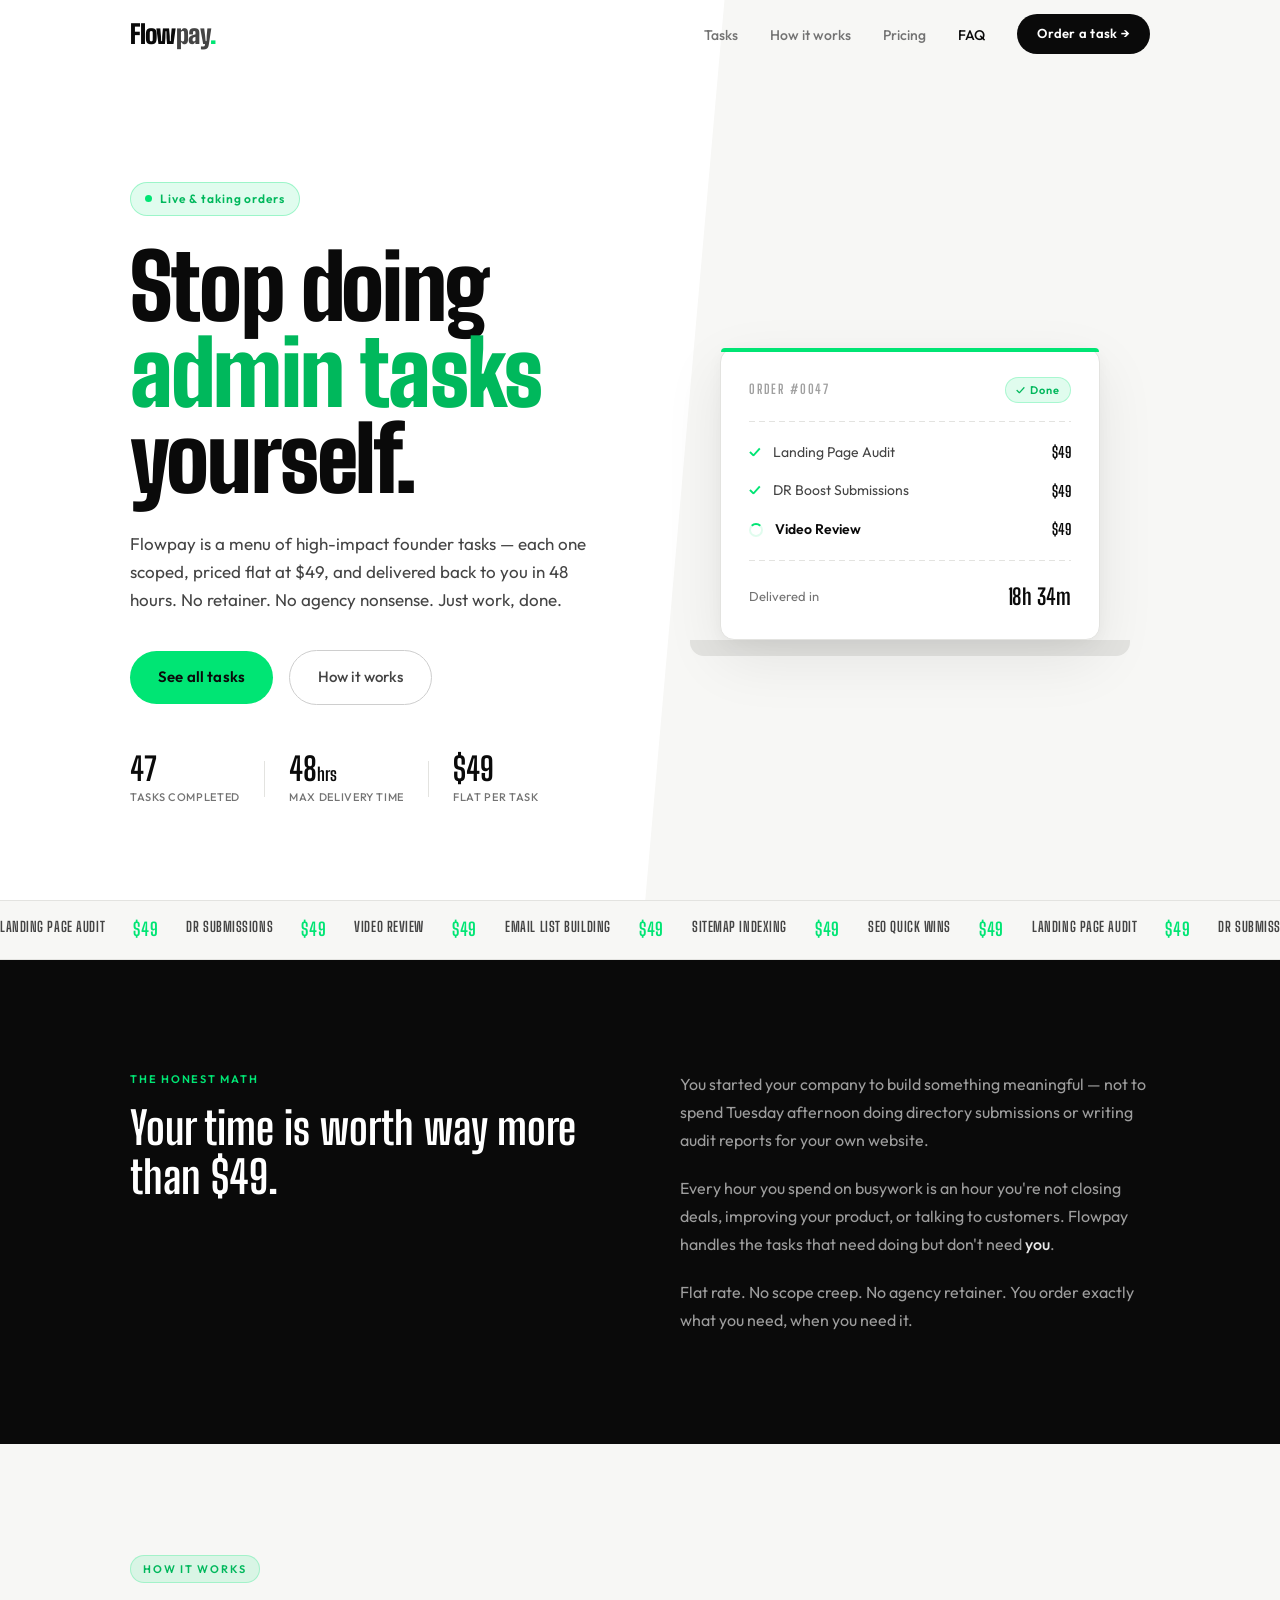
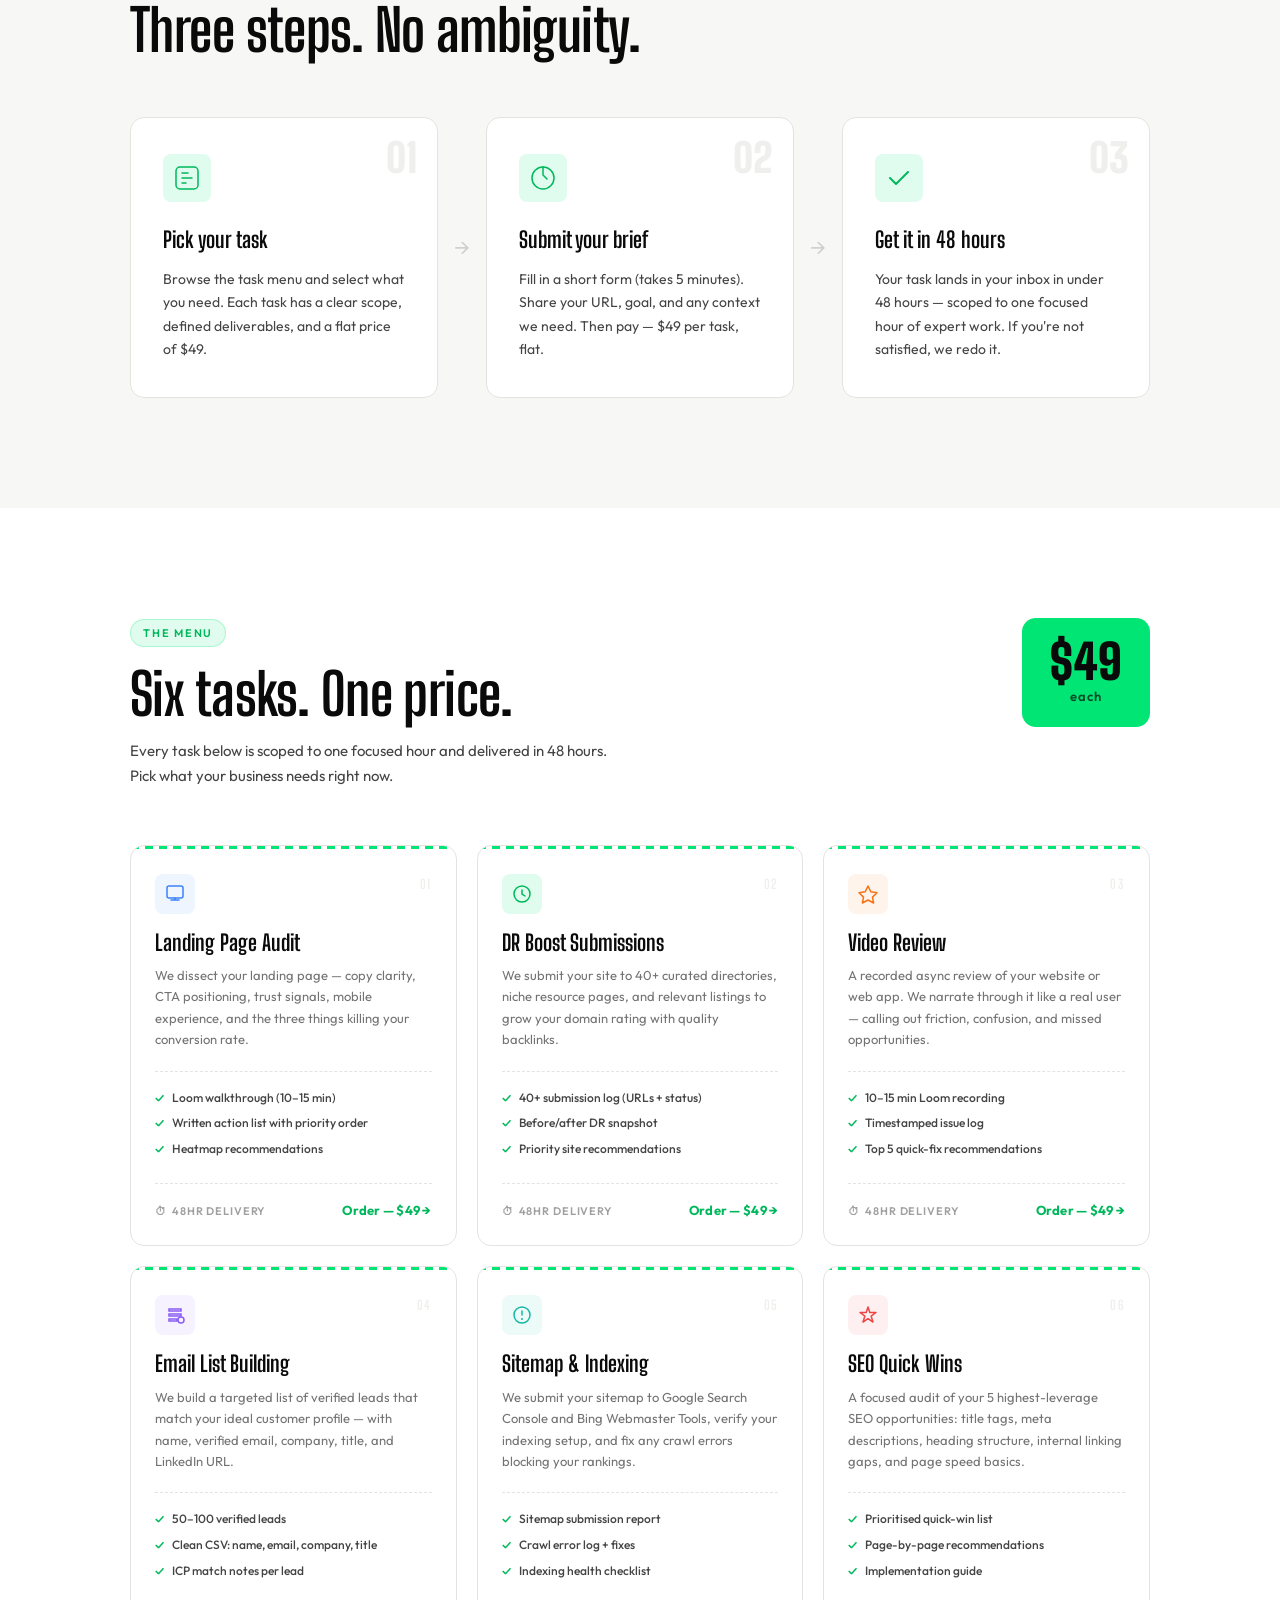
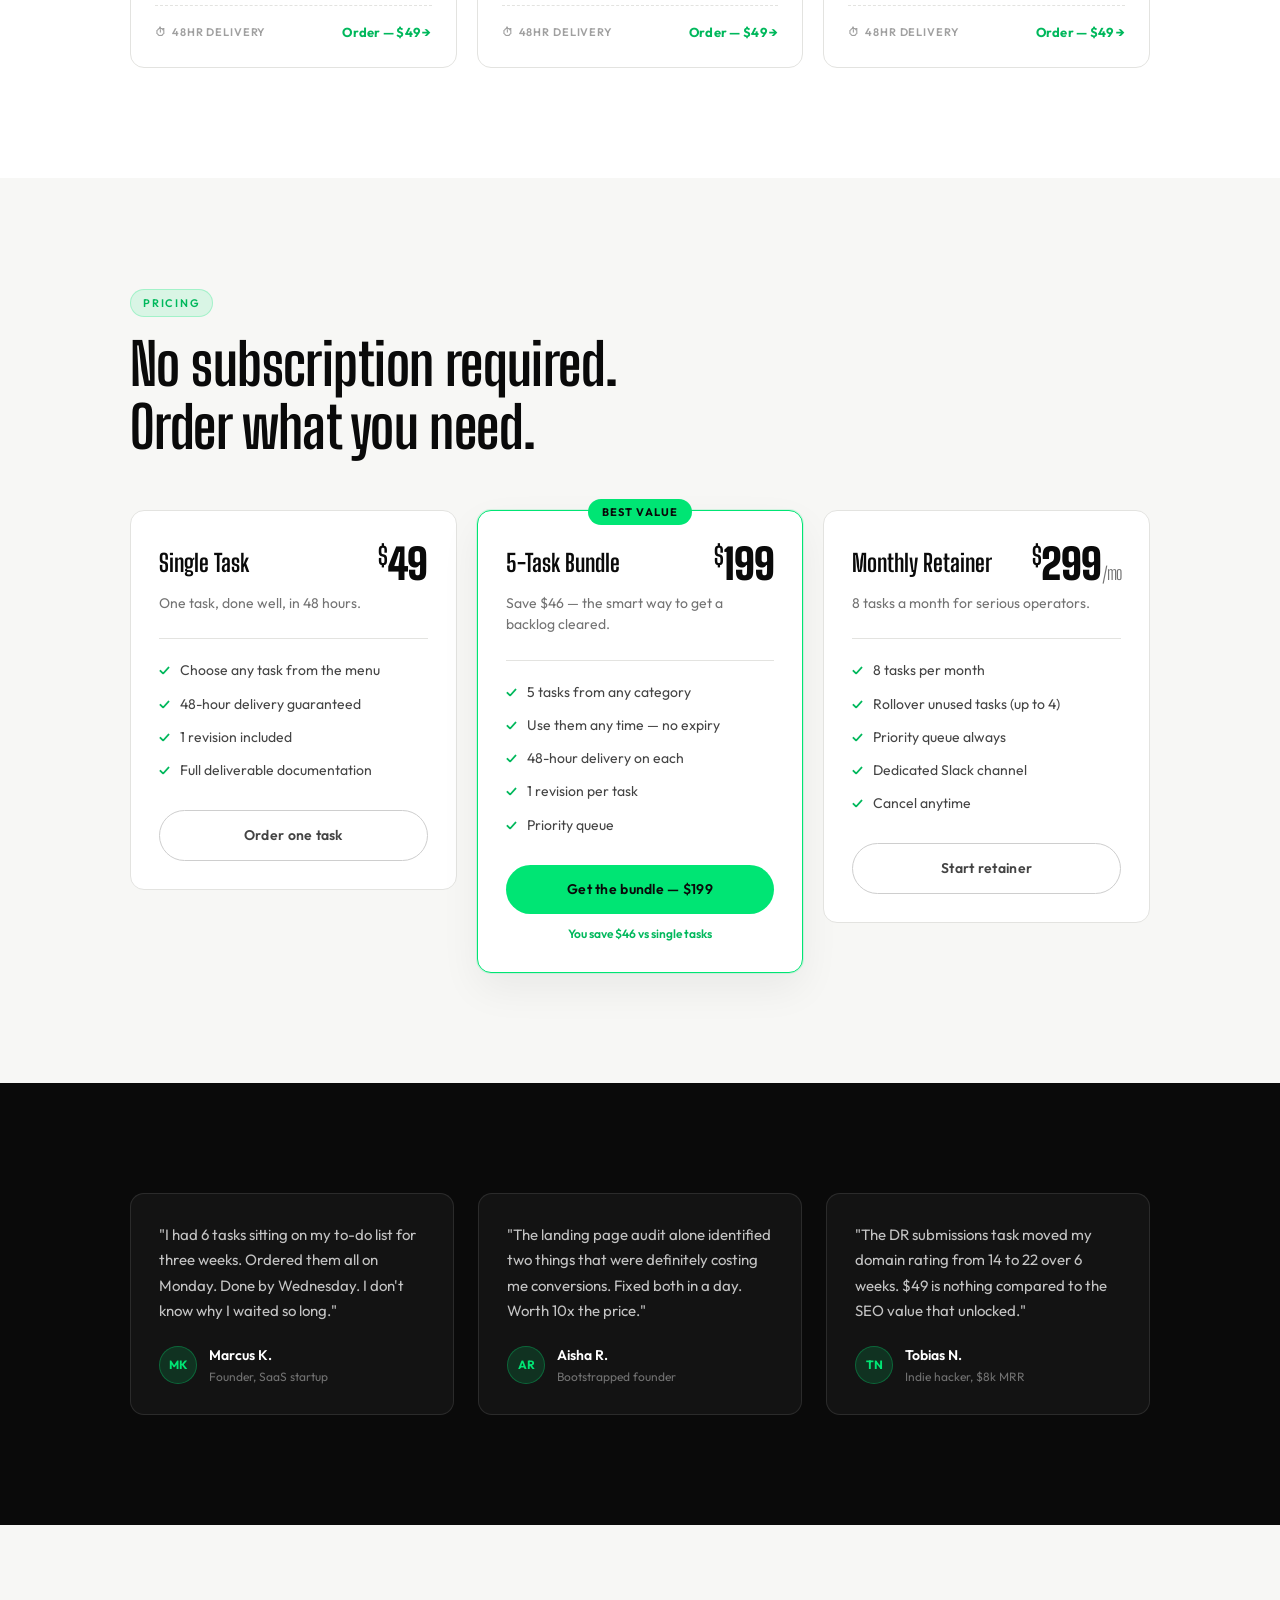
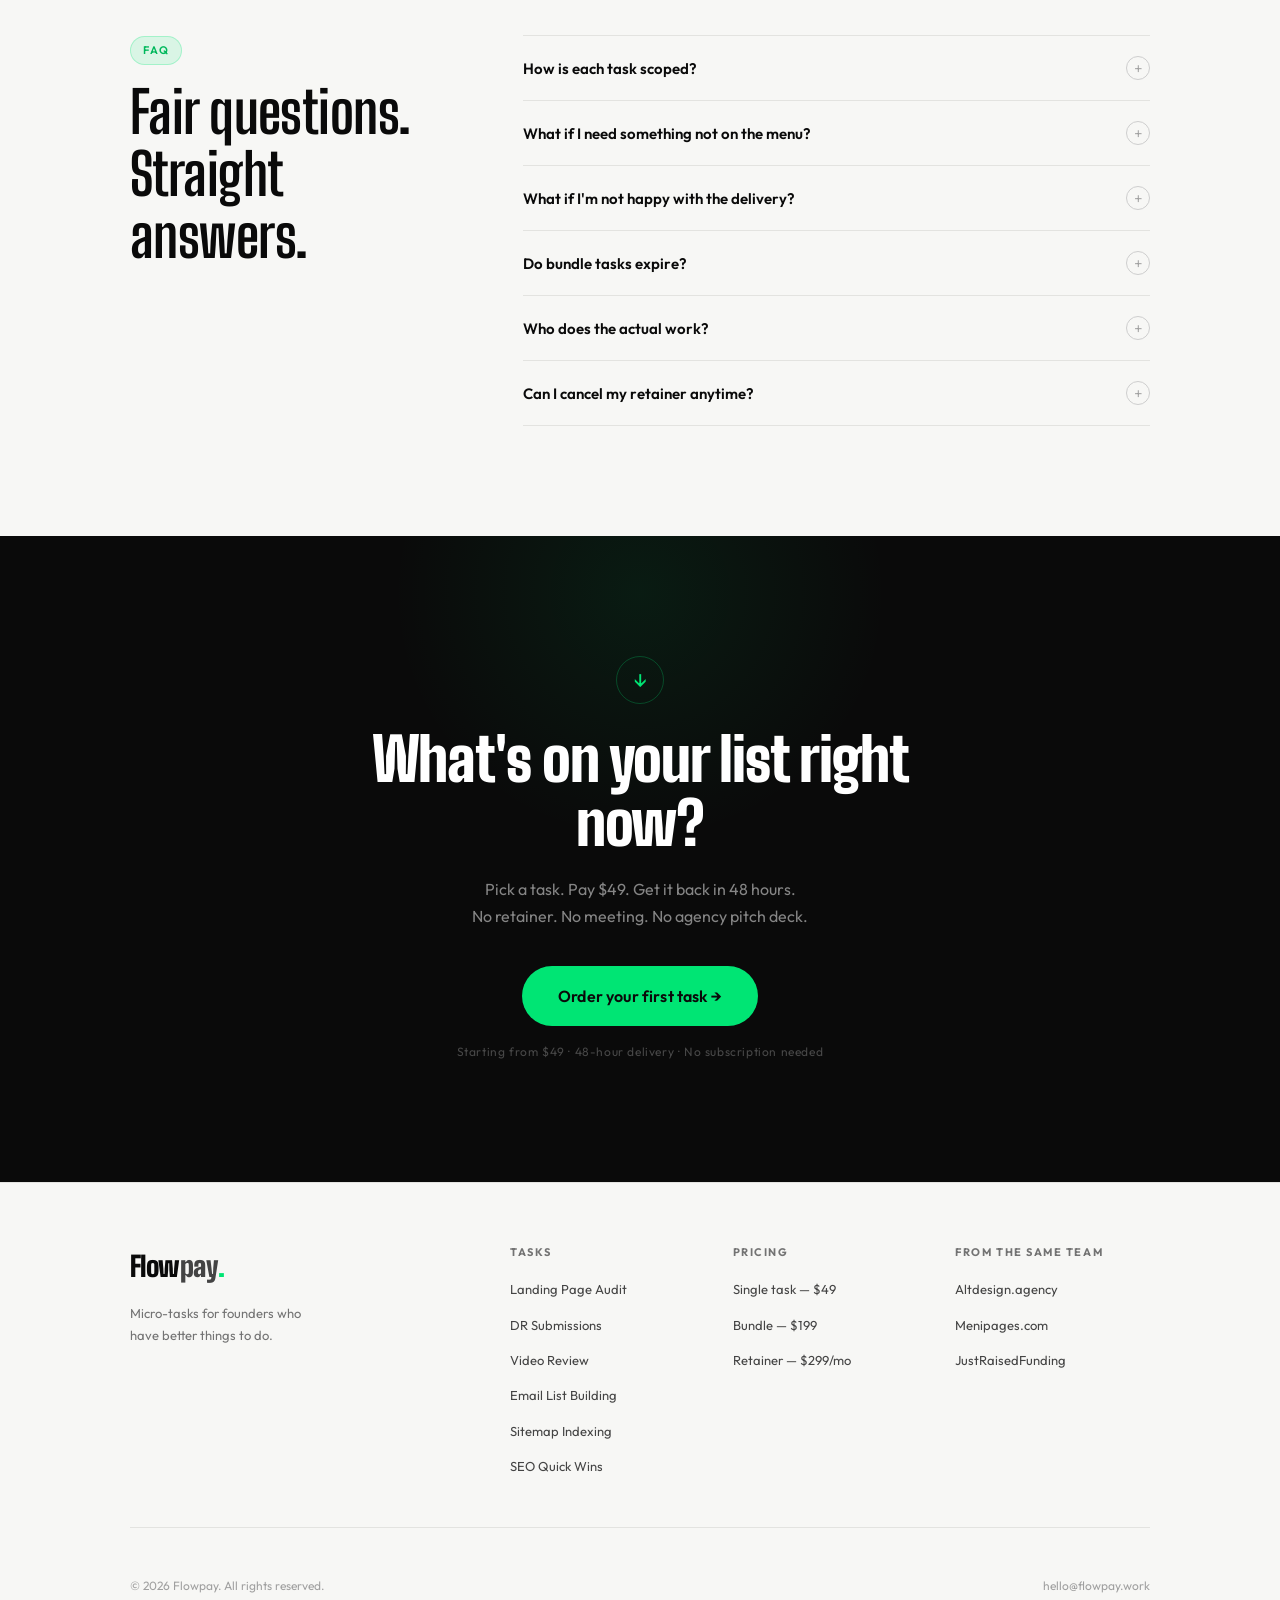
<file: index.html>
<!DOCTYPE html>
<html lang="en">
<head>
  <meta charset="UTF-8" />
  <meta name="viewport" content="width=device-width, initial-scale=1.0" />

  <!-- Primary SEO -->
  <title>Flowpay — $49 Tasks Done in 48 Hours for Busy Founders</title>
  <meta name="description" content="Flowpay is a micro-task service for founders. Pick a task — landing page audit, DR submissions, video review, email list building — pay $49, get it done in 48 hours." />
  <meta name="keywords" content="micro tasks for founders, landing page audit, DR boost, domain rating submissions, email list building, SEO audit, founder tools, startup tools, async tasks" />
  <meta name="author" content="Flowpay" />
  <meta name="robots" content="index, follow" />
  <link rel="canonical" href="https://www.flowpay.work/" />

  <!-- Open Graph -->
  <meta property="og:type" content="website" />
  <meta property="og:url" content="https://www.flowpay.work/" />
  <meta property="og:title" content="Flowpay — $49 Tasks Done in 48 Hours" />
  <meta property="og:description" content="Stop doing founder busywork yourself. Pick a task, pay $49, get it done in 48 hours. Landing page audits, DR submissions, email lists, and more." />
  <meta property="og:image" content="https://www.flowpay.work/og-image.jpeg" />
  <meta property="og:site_name" content="Flowpay" />

  <!-- Twitter Card -->
  <meta name="twitter:card" content="summary_large_image" />
  <meta name="twitter:site" content="@flowpay" />
  <meta name="twitter:title" content="Flowpay — $49 Tasks Done in 48 Hours" />
  <meta name="twitter:description" content="A menu of high-impact founder tasks. Flat $49 each. Delivered in 48 hours. No retainer, no agency nonsense." />
  <meta name="twitter:image" content="https://www.flowpay.work/og-image.jpeg" />

  <!-- Structured Data: Organization -->
  <script type="application/ld+json">
  {
    "@context": "https://schema.org",
    "@type": "Organization",
    "name": "Flowpay",
    "url": "https://flowpay.work",
    "description": "Micro-task service for busy founders. $49 per task, 48-hour delivery.",
    "areaServed": "Worldwide",
    "priceRange": "$"
  }
  </script>

  <!-- Structured Data: Service with Offers -->
  <script type="application/ld+json">
  {
    "@context": "https://schema.org",
    "@type": "Service",
    "provider": { "@type": "Organization", "name": "Flowpay" },
    "serviceType": "Founder Micro-Tasks",
    "description": "Scoped, flat-rate tasks delivered in 48 hours for busy founders.",
    "offers": [
      { "@type": "Offer", "name": "Landing Page Audit", "price": "49", "priceCurrency": "USD", "description": "End-to-end landing page review: copy, CTA placement, mobile, and conversion bottlenecks." },
      { "@type": "Offer", "name": "DR Boost Submissions", "price": "49", "priceCurrency": "USD", "description": "Submit your site to 40+ quality directories to build domain rating." },
      { "@type": "Offer", "name": "Video Review", "price": "49", "priceCurrency": "USD", "description": "Async Loom review of your website or web app with UX observations." },
      { "@type": "Offer", "name": "Email List Building", "price": "49", "priceCurrency": "USD", "description": "Targeted, verified email leads based on your ICP, delivered as a CSV." },
      { "@type": "Offer", "name": "Sitemap & Indexing", "price": "49", "priceCurrency": "USD", "description": "Submit sitemap to Google and Bing, verify indexing, crawl error report." },
      { "@type": "Offer", "name": "SEO Quick Wins", "price": "49", "priceCurrency": "USD", "description": "Focused audit of your highest-impact SEO opportunities." }
    ]
  }
  </script>

  <!-- Structured Data: FAQ -->
  <script type="application/ld+json">
  {
    "@context": "https://schema.org",
    "@type": "FAQPage",
    "mainEntity": [
      {
        "@type": "Question",
        "name": "How long does each task take?",
        "acceptedAnswer": { "@type": "Answer", "text": "Every task is scoped to 1 hour of focused work and delivered within 48 hours of your order." }
      },
      {
        "@type": "Question",
        "name": "Do I need a subscription?",
        "acceptedAnswer": { "@type": "Answer", "text": "No subscription required. Order as many or as few tasks as you need. Bundles available for better value." }
      },
      {
        "@type": "Question",
        "name": "What if I'm not happy with the delivery?",
        "acceptedAnswer": { "@type": "Answer", "text": "We redo it, no questions asked. Quality is the whole point." }
      }
    ]
  }
  </script>

  <!-- Fonts -->
  <link rel="preconnect" href="https://fonts.googleapis.com" />
  <link rel="preconnect" href="https://fonts.gstatic.com" crossorigin />
  <link href="https://fonts.googleapis.com/css2?family=Big+Shoulders+Display:wght@400;700;900&family=Outfit:wght@300;400;500;600&display=swap" rel="stylesheet" />

  <link rel="stylesheet" href="styles.css" />

  <meta name="google-site-verification" content="UqTHyNODSXHHeHqosOiHgJJSmknkEUKa3np1HkViakA" />
</head>
<body>

  <!-- ░░ NAV ░░ -->
  <header class="nav-header" id="nav-header">
    <nav class="nav" aria-label="Main navigation">
      <a href="/" class="nav-logo" aria-label="Flowpay home">
        <span class="logo-fp">Flow</span><span class="logo-pay">pay</span><span class="logo-dot" aria-hidden="true">.</span>
      </a>

      <ul class="nav-links" role="list">
        <li><a href="#tasks" class="nav-link">Tasks</a></li>
        <li><a href="#how-it-works" class="nav-link">How it works</a></li>
        <li><a href="#pricing" class="nav-link">Pricing</a></li>
        <li><a href="#faq" class="nav-link">FAQ</a></li>
        <li><a href="#tasks" class="nav-cta">Order a task →</a></li>
      </ul>

      <button class="nav-toggle" id="nav-toggle" aria-label="Toggle navigation" aria-expanded="false">
        <span></span><span></span><span></span>
      </button>
    </nav>

    <div class="mobile-menu" id="mobile-menu" role="dialog" aria-label="Mobile navigation">
      <ul class="mobile-links" role="list">
        <li><a href="#tasks" class="mobile-link">Tasks</a></li>
        <li><a href="#how-it-works" class="mobile-link">How it works</a></li>
        <li><a href="#pricing" class="mobile-link">Pricing</a></li>
        <li><a href="#faq" class="mobile-link">FAQ</a></li>
        <li><a href="#tasks" class="mobile-link mobile-cta">Order a task →</a></li>
      </ul>
    </div>
  </header>

  <main>

    <!-- ░░ HERO ░░ -->
    <section class="hero" id="hero" aria-labelledby="hero-heading">
      <div class="container">
        <div class="hero-inner">

          <div class="hero-left">
            <div class="hero-badge reveal">
              <span class="badge-pulse" aria-hidden="true"></span>
              Live &amp; taking orders
            </div>

            <h1 class="hero-heading" id="hero-heading">
              <span class="h-line reveal delay-1">Stop doing</span>
              <span class="h-line h-accent reveal delay-2">admin tasks</span>
              <span class="h-line reveal delay-3">yourself.</span>
            </h1>

            <p class="hero-sub reveal delay-4">
              Flowpay is a menu of high-impact founder tasks — each one scoped,
              priced flat at $49, and delivered back to you in 48 hours.
              No retainer. No agency nonsense. Just work, done.
            </p>

            <div class="hero-actions reveal delay-5">
              <a href="#tasks" class="btn-primary">See all tasks</a>
              <a href="#how-it-works" class="btn-outline">How it works</a>
            </div>

            <div class="hero-proof reveal delay-5">
              <div class="proof-item">
                <span class="proof-num" id="task-counter">0</span>
                <span class="proof-label">Tasks completed</span>
              </div>
              <div class="proof-sep" aria-hidden="true"></div>
              <div class="proof-item">
                <span class="proof-num">48<span class="proof-unit">hrs</span></span>
                <span class="proof-label">Max delivery time</span>
              </div>
              <div class="proof-sep" aria-hidden="true"></div>
              <div class="proof-item">
                <span class="proof-num">$49</span>
                <span class="proof-label">Flat per task</span>
              </div>
            </div>
          </div>

          <!-- Animated receipt panel -->
          <div class="hero-right reveal delay-3" aria-hidden="true">
            <div class="receipt-card">
              <div class="receipt-header">
                <span class="receipt-title">ORDER #0047</span>
                <span class="receipt-status status-done">✓ Done</span>
              </div>
              <div class="receipt-divider"></div>
              <div class="receipt-items">
                <div class="r-item r-item--done">
                  <span class="r-check">✓</span>
                  <span class="r-name">Landing Page Audit</span>
                  <span class="r-price">$49</span>
                </div>
                <div class="r-item r-item--done">
                  <span class="r-check">✓</span>
                  <span class="r-name">DR Boost Submissions</span>
                  <span class="r-price">$49</span>
                </div>
                <div class="r-item r-item--active" id="active-task">
                  <span class="r-check r-spinner" aria-hidden="true"></span>
                  <span class="r-name" id="rotating-task">Video Review</span>
                  <span class="r-price">$49</span>
                </div>
              </div>
              <div class="receipt-divider"></div>
              <div class="receipt-footer">
                <span>Delivered in</span>
                <span class="receipt-time">
                  <span id="countdown-h">18</span>h
                  <span id="countdown-m">34</span>m
                </span>
              </div>
            </div>
            <div class="receipt-shadow" aria-hidden="true"></div>
          </div>

        </div>
      </div>

      <!-- Hero marquee -->
      <div class="hero-marquee" aria-hidden="true">
        <div class="marquee-track">
          <span>Landing Page Audit</span><span class="sep">$49</span>
          <span>DR Submissions</span><span class="sep">$49</span>
          <span>Video Review</span><span class="sep">$49</span>
          <span>Email List Building</span><span class="sep">$49</span>
          <span>Sitemap Indexing</span><span class="sep">$49</span>
          <span>SEO Quick Wins</span><span class="sep">$49</span>
          <span>Landing Page Audit</span><span class="sep">$49</span>
          <span>DR Submissions</span><span class="sep">$49</span>
          <span>Video Review</span><span class="sep">$49</span>
          <span>Email List Building</span><span class="sep">$49</span>
          <span>Sitemap Indexing</span><span class="sep">$49</span>
          <span>SEO Quick Wins</span><span class="sep">$49</span>
        </div>
      </div>
    </section>

    <!-- ░░ THE PITCH ░░ -->
    <section class="pitch section" aria-labelledby="pitch-heading">
      <div class="container">
        <div class="pitch-inner">
          <div class="pitch-left reveal">
            <p class="pitch-overline">The honest math</p>
            <h2 class="pitch-heading" id="pitch-heading">
              Your time is worth way more than $49.
            </h2>
          </div>
          <div class="pitch-right reveal delay-2">
            <p>You started your company to build something meaningful — not to spend Tuesday afternoon doing directory submissions or writing audit reports for your own website.</p>
            <p>Every hour you spend on busywork is an hour you're not closing deals, improving your product, or talking to customers. Flowpay handles the tasks that need doing but don't need <em>you</em>.</p>
            <p>Flat rate. No scope creep. No agency retainer. You order exactly what you need, when you need it.</p>
          </div>
        </div>
      </div>
    </section>

    <!-- ░░ HOW IT WORKS ░░ -->
    <section class="how section" id="how-it-works" aria-labelledby="how-heading">
      <div class="container">
        <div class="section-label reveal">How it works</div>
        <h2 class="section-title reveal delay-1" id="how-heading">Three steps. No ambiguity.</h2>

        <div class="steps-grid">
          <div class="step reveal" data-step="01">
            <div class="step-icon" aria-hidden="true">
              <svg width="28" height="28" viewBox="0 0 28 28" fill="none"><rect x="3" y="3" width="22" height="22" rx="4" stroke="currentColor" stroke-width="1.5"/><path d="M9 14h10M9 9h6M9 19h4" stroke="currentColor" stroke-width="1.5" stroke-linecap="round"/></svg>
            </div>
            <h3 class="step-name">Pick your task</h3>
            <p class="step-desc">Browse the task menu and select what you need. Each task has a clear scope, defined deliverables, and a flat price of $49.</p>
          </div>

          <div class="step-arrow" aria-hidden="true">→</div>

          <div class="step reveal delay-1" data-step="02">
            <div class="step-icon" aria-hidden="true">
              <svg width="28" height="28" viewBox="0 0 28 28" fill="none"><path d="M14 3v8l4 4" stroke="currentColor" stroke-width="1.5" stroke-linecap="round"/><circle cx="14" cy="14" r="11" stroke="currentColor" stroke-width="1.5"/></svg>
            </div>
            <h3 class="step-name">Submit your brief</h3>
            <p class="step-desc">Fill in a short form (takes 5 minutes). Share your URL, goal, and any context we need. Then pay — $49 per task, flat.</p>
          </div>

          <div class="step-arrow" aria-hidden="true">→</div>

          <div class="step reveal delay-2" data-step="03">
            <div class="step-icon" aria-hidden="true">
              <svg width="28" height="28" viewBox="0 0 28 28" fill="none"><path d="M5 14l6 6L23 8" stroke="currentColor" stroke-width="2" stroke-linecap="round" stroke-linejoin="round"/></svg>
            </div>
            <h3 class="step-name">Get it in 48 hours</h3>
            <p class="step-desc">Your task lands in your inbox in under 48 hours — scoped to one focused hour of expert work. If you're not satisfied, we redo it.</p>
          </div>
        </div>
      </div>
    </section>

    <!-- ░░ TASK MENU ░░ -->
    <section class="tasks section" id="tasks" aria-labelledby="tasks-heading">
      <div class="container">
        <div class="tasks-header">
          <div>
            <div class="section-label reveal">The menu</div>
            <h2 class="section-title reveal delay-1" id="tasks-heading">
              Six tasks. One price.
            </h2>
            <p class="tasks-sub reveal delay-2">Every task below is scoped to one focused hour and delivered in 48 hours. Pick what your business needs right now.</p>
          </div>
          <div class="tasks-price-badge reveal delay-1" aria-label="All tasks $49 each">
            <span class="price-big">$49</span>
            <span class="price-each">each</span>
          </div>
        </div>

        <div class="tasks-grid">

          <!-- Task 1 -->
          <article class="task-card reveal" aria-labelledby="task-1-name">
            <div class="task-punch" aria-hidden="true"></div>
            <div class="task-top">
              <div class="task-icon task-icon--blue" aria-hidden="true">
                <svg width="20" height="20" viewBox="0 0 20 20" fill="none"><rect x="2" y="2" width="16" height="12" rx="2" stroke="currentColor" stroke-width="1.5"/><path d="M6 16h8M10 14v2" stroke="currentColor" stroke-width="1.5" stroke-linecap="round"/></svg>
              </div>
              <span class="task-num">01</span>
            </div>
            <h3 class="task-name" id="task-1-name">Landing Page Audit</h3>
            <p class="task-desc">We dissect your landing page — copy clarity, CTA positioning, trust signals, mobile experience, and the three things killing your conversion rate.</p>
            <ul class="task-delivers" aria-label="Deliverables">
              <li>Loom walkthrough (10–15 min)</li>
              <li>Written action list with priority order</li>
              <li>Heatmap recommendations</li>
            </ul>
            <div class="task-footer">
              <span class="task-delivery">48hr delivery</span>
              <a href="#pricing" class="task-order">Order — $49 →</a>
            </div>
          </article>

          <!-- Task 2 -->
          <article class="task-card reveal delay-1" aria-labelledby="task-2-name">
            <div class="task-punch" aria-hidden="true"></div>
            <div class="task-top">
              <div class="task-icon task-icon--green" aria-hidden="true">
                <svg width="20" height="20" viewBox="0 0 20 20" fill="none"><circle cx="10" cy="10" r="8" stroke="currentColor" stroke-width="1.5"/><path d="M10 6v4l3 2" stroke="currentColor" stroke-width="1.5" stroke-linecap="round"/></svg>
              </div>
              <span class="task-num">02</span>
            </div>
            <h3 class="task-name" id="task-2-name">DR Boost Submissions</h3>
            <p class="task-desc">We submit your site to 40+ curated directories, niche resource pages, and relevant listings to grow your domain rating with quality backlinks.</p>
            <ul class="task-delivers" aria-label="Deliverables">
              <li>40+ submission log (URLs + status)</li>
              <li>Before/after DR snapshot</li>
              <li>Priority site recommendations</li>
            </ul>
            <div class="task-footer">
              <span class="task-delivery">48hr delivery</span>
              <a href="#pricing" class="task-order">Order — $49 →</a>
            </div>
          </article>

          <!-- Task 3 -->
          <article class="task-card reveal delay-2" aria-labelledby="task-3-name">
            <div class="task-punch" aria-hidden="true"></div>
            <div class="task-top">
              <div class="task-icon task-icon--orange" aria-hidden="true">
                <svg width="20" height="20" viewBox="0 0 20 20" fill="none"><polygon points="10,2 12.9,7.8 19,8.7 14.5,13.1 15.6,19 10,16 4.4,19 5.5,13.1 1,8.7 7.1,7.8" stroke="currentColor" stroke-width="1.5" stroke-linejoin="round"/></svg>
              </div>
              <span class="task-num">03</span>
            </div>
            <h3 class="task-name" id="task-3-name">Video Review</h3>
            <p class="task-desc">A recorded async review of your website or web app. We narrate through it like a real user — calling out friction, confusion, and missed opportunities.</p>
            <ul class="task-delivers" aria-label="Deliverables">
              <li>10–15 min Loom recording</li>
              <li>Timestamped issue log</li>
              <li>Top 5 quick-fix recommendations</li>
            </ul>
            <div class="task-footer">
              <span class="task-delivery">48hr delivery</span>
              <a href="#pricing" class="task-order">Order — $49 →</a>
            </div>
          </article>

          <!-- Task 4 -->
          <article class="task-card reveal" aria-labelledby="task-4-name">
            <div class="task-punch" aria-hidden="true"></div>
            <div class="task-top">
              <div class="task-icon task-icon--purple" aria-hidden="true">
                <svg width="20" height="20" viewBox="0 0 20 20" fill="none"><path d="M4 4h12v2H4zM4 9h12v2H4zM4 14h8v2H4z" stroke="currentColor" stroke-width="1.5" stroke-linecap="round"/><circle cx="16" cy="15" r="3" stroke="currentColor" stroke-width="1.5"/></svg>
              </div>
              <span class="task-num">04</span>
            </div>
            <h3 class="task-name" id="task-4-name">Email List Building</h3>
            <p class="task-desc">We build a targeted list of verified leads that match your ideal customer profile — with name, verified email, company, title, and LinkedIn URL.</p>
            <ul class="task-delivers" aria-label="Deliverables">
              <li>50–100 verified leads</li>
              <li>Clean CSV: name, email, company, title</li>
              <li>ICP match notes per lead</li>
            </ul>
            <div class="task-footer">
              <span class="task-delivery">48hr delivery</span>
              <a href="#pricing" class="task-order">Order — $49 →</a>
            </div>
          </article>

          <!-- Task 5 -->
          <article class="task-card reveal delay-1" aria-labelledby="task-5-name">
            <div class="task-punch" aria-hidden="true"></div>
            <div class="task-top">
              <div class="task-icon task-icon--teal" aria-hidden="true">
                <svg width="20" height="20" viewBox="0 0 20 20" fill="none"><circle cx="10" cy="10" r="8" stroke="currentColor" stroke-width="1.5"/><path d="M10 6v4" stroke="currentColor" stroke-width="1.5" stroke-linecap="round"/><circle cx="10" cy="14" r="1" fill="currentColor"/></svg>
              </div>
              <span class="task-num">05</span>
            </div>
            <h3 class="task-name" id="task-5-name">Sitemap &amp; Indexing</h3>
            <p class="task-desc">We submit your sitemap to Google Search Console and Bing Webmaster Tools, verify your indexing setup, and fix any crawl errors blocking your rankings.</p>
            <ul class="task-delivers" aria-label="Deliverables">
              <li>Sitemap submission report</li>
              <li>Crawl error log + fixes</li>
              <li>Indexing health checklist</li>
            </ul>
            <div class="task-footer">
              <span class="task-delivery">48hr delivery</span>
              <a href="#pricing" class="task-order">Order — $49 →</a>
            </div>
          </article>

          <!-- Task 6 -->
          <article class="task-card reveal delay-2" aria-labelledby="task-6-name">
            <div class="task-punch" aria-hidden="true"></div>
            <div class="task-top">
              <div class="task-icon task-icon--red" aria-hidden="true">
                <svg width="20" height="20" viewBox="0 0 20 20" fill="none"><path d="M10 2l1.8 5.5H18l-4.9 3.6 1.9 5.9L10 13.7 5 17l1.9-5.9L2 7.5h6.2z" stroke="currentColor" stroke-width="1.5" stroke-linejoin="round"/></svg>
              </div>
              <span class="task-num">06</span>
            </div>
            <h3 class="task-name" id="task-6-name">SEO Quick Wins</h3>
            <p class="task-desc">A focused audit of your 5 highest-leverage SEO opportunities: title tags, meta descriptions, heading structure, internal linking gaps, and page speed basics.</p>
            <ul class="task-delivers" aria-label="Deliverables">
              <li>Prioritised quick-win list</li>
              <li>Page-by-page recommendations</li>
              <li>Implementation guide</li>
            </ul>
            <div class="task-footer">
              <span class="task-delivery">48hr delivery</span>
              <a href="#pricing" class="task-order">Order — $49 →</a>
            </div>
          </article>

        </div>
      </div>
    </section>

    <!-- ░░ PRICING ░░ -->
    <section class="pricing section" id="pricing" aria-labelledby="pricing-heading">
      <div class="container">
        <div class="section-label reveal">Pricing</div>
        <h2 class="section-title reveal delay-1" id="pricing-heading">
          No subscription required.<br/>Order what you need.
        </h2>

        <div class="pricing-grid">

          <div class="price-card reveal">
            <div class="price-card-top">
              <h3 class="price-name">Single Task</h3>
              <div class="price-amount">
                <span class="price-dollar">$</span>49
              </div>
            </div>
            <p class="price-tagline">One task, done well, in 48 hours.</p>
            <ul class="price-features" role="list">
              <li><span class="feat-check" aria-hidden="true">✓</span> Choose any task from the menu</li>
              <li><span class="feat-check" aria-hidden="true">✓</span> 48-hour delivery guaranteed</li>
              <li><span class="feat-check" aria-hidden="true">✓</span> 1 revision included</li>
              <li><span class="feat-check" aria-hidden="true">✓</span> Full deliverable documentation</li>
            </ul>
            <a href="https://checkout.dodopayments.com/buy/pdt_0NbQhAkCZkNLxHp3jOciL?quantity=1" class="price-cta price-cta--outline">Order one task</a>
          </div>

          <div class="price-card price-card--featured reveal delay-1">
            <div class="price-popular-badge">Best value</div>
            <div class="price-card-top">
              <h3 class="price-name">5-Task Bundle</h3>
              <div class="price-amount">
                <span class="price-dollar">$</span>199
              </div>
            </div>
            <p class="price-tagline">Save $46 — the smart way to get a backlog cleared.</p>
            <ul class="price-features" role="list">
              <li><span class="feat-check" aria-hidden="true">✓</span> 5 tasks from any category</li>
              <li><span class="feat-check" aria-hidden="true">✓</span> Use them any time — no expiry</li>
              <li><span class="feat-check" aria-hidden="true">✓</span> 48-hour delivery on each</li>
              <li><span class="feat-check" aria-hidden="true">✓</span> 1 revision per task</li>
              <li><span class="feat-check" aria-hidden="true">✓</span> Priority queue</li>
            </ul>
            <a href="https://checkout.dodopayments.com/buy/pdt_0NbQhTqzHBfSKk2DmJQIT?quantity=1" class="price-cta price-cta--primary">Get the bundle — $199</a>
            <p class="price-saving">You save $46 vs single tasks</p>
          </div>

          <div class="price-card reveal delay-2">
            <div class="price-card-top">
              <h3 class="price-name">Monthly Retainer</h3>
              <div class="price-amount">
                <span class="price-dollar">$</span>299<span class="price-per">/mo</span>
              </div>
            </div>
            <p class="price-tagline">8 tasks a month for serious operators.</p>
            <ul class="price-features" role="list">
              <li><span class="feat-check" aria-hidden="true">✓</span> 8 tasks per month</li>
              <li><span class="feat-check" aria-hidden="true">✓</span> Rollover unused tasks (up to 4)</li>
              <li><span class="feat-check" aria-hidden="true">✓</span> Priority queue always</li>
              <li><span class="feat-check" aria-hidden="true">✓</span> Dedicated Slack channel</li>
              <li><span class="feat-check" aria-hidden="true">✓</span> Cancel anytime</li>
            </ul>
            <a href="https://checkout.dodopayments.com/buy/pdt_0NbQhkBG1Kw5ojh8AjxZ9?quantity=1" class="price-cta price-cta--outline">Start retainer</a>
          </div>

        </div>
      </div>
    </section>

    <!-- ░░ SOCIAL PROOF ░░ -->
    <section class="proof section" aria-labelledby="proof-heading">
      <div class="container">
        <h2 class="sr-only" id="proof-heading">What founders say</h2>
        <div class="proof-grid">
          <blockquote class="proof-card reveal">
            <p class="proof-quote">"I had 6 tasks sitting on my to-do list for three weeks. Ordered them all on Monday. Done by Wednesday. I don't know why I waited so long."</p>
            <footer class="proof-author">
              <div class="proof-avatar" aria-hidden="true">MK</div>
              <div>
                <strong>Marcus K.</strong>
                <span>Founder, SaaS startup</span>
              </div>
            </footer>
          </blockquote>

          <blockquote class="proof-card reveal delay-1">
            <p class="proof-quote">"The landing page audit alone identified two things that were definitely costing me conversions. Fixed both in a day. Worth 10x the price."</p>
            <footer class="proof-author">
              <div class="proof-avatar" aria-hidden="true">AR</div>
              <div>
                <strong>Aisha R.</strong>
                <span>Bootstrapped founder</span>
              </div>
            </footer>
          </blockquote>

          <blockquote class="proof-card reveal delay-2">
            <p class="proof-quote">"The DR submissions task moved my domain rating from 14 to 22 over 6 weeks. $49 is nothing compared to the SEO value that unlocked."</p>
            <footer class="proof-author">
              <div class="proof-avatar" aria-hidden="true">TN</div>
              <div>
                <strong>Tobias N.</strong>
                <span>Indie hacker, $8k MRR</span>
              </div>
            </footer>
          </blockquote>
        </div>
      </div>
    </section>

    <!-- ░░ FAQ ░░ -->
    <section class="faq section" id="faq" aria-labelledby="faq-heading">
      <div class="container">
        <div class="faq-inner">
          <div class="faq-left">
            <div class="section-label reveal">FAQ</div>
            <h2 class="section-title reveal delay-1" id="faq-heading">
              Fair questions.<br/>Straight answers.
            </h2>
          </div>

          <div class="faq-right">
            <div class="faq-item reveal">
              <button class="faq-q" aria-expanded="false">
                How is each task scoped?
                <span class="faq-icon" aria-hidden="true">+</span>
              </button>
              <div class="faq-a" hidden>
                <p>Every task is designed to take one focused hour of skilled work. The scope is defined upfront — what we deliver is exactly what's listed on each task card. No hidden extras, no scope creep.</p>
              </div>
            </div>

            <div class="faq-item reveal delay-1">
              <button class="faq-q" aria-expanded="false">
                What if I need something not on the menu?
                <span class="faq-icon" aria-hidden="true">+</span>
              </button>
              <div class="faq-a" hidden>
                <p>Email us at hello@flowpay.work and describe what you need. If it fits a one-hour scope we'll likely add it to the menu, or we can quote you for it separately.</p>
              </div>
            </div>

            <div class="faq-item reveal delay-2">
              <button class="faq-q" aria-expanded="false">
                What if I'm not happy with the delivery?
                <span class="faq-icon" aria-hidden="true">+</span>
              </button>
              <div class="faq-a" hidden>
                <p>We redo it. No questions asked. Quality is the whole point. If the deliverable doesn't match what was promised, we fix it within 24 hours at no additional charge.</p>
              </div>
            </div>

            <div class="faq-item reveal delay-3">
              <button class="faq-q" aria-expanded="false">
                Do bundle tasks expire?
                <span class="faq-icon" aria-hidden="true">+</span>
              </button>
              <div class="faq-a" hidden>
                <p>No. Bundle tasks never expire. Order them when you're ready — use them over weeks or months. They're yours.</p>
              </div>
            </div>

            <div class="faq-item reveal delay-4">
              <button class="faq-q" aria-expanded="false">
                Who does the actual work?
                <span class="faq-icon" aria-hidden="true">+</span>
              </button>
              <div class="faq-a" hidden>
                <p>The Flowpay team — the same people who built JustRaisedFunding, Menipages, and Altdesign. We do this work on real projects every week, which is how we know what actually moves the needle.</p>
              </div>
            </div>

            <div class="faq-item reveal delay-5">
              <button class="faq-q" aria-expanded="false">
                Can I cancel my retainer anytime?
                <span class="faq-icon" aria-hidden="true">+</span>
              </button>
              <div class="faq-a" hidden>
                <p>Yes. Cancel before your next billing date and you won't be charged again. You keep access until the end of your current billing period and any tasks you've ordered will still be delivered.</p>
              </div>
            </div>
          </div>
        </div>
      </div>
    </section>

    <!-- ░░ FINAL CTA ░░ -->
    <section class="cta-section" aria-labelledby="cta-heading">
      <div class="container">
        <div class="cta-inner reveal">
          <div class="cta-tag" aria-hidden="true">↓</div>
          <h2 class="cta-heading" id="cta-heading">
            What's on your list right now?
          </h2>
          <p class="cta-sub">Pick a task. Pay $49. Get it back in 48 hours.<br/>No retainer. No meeting. No agency pitch deck.</p>
          <a href="#tasks" class="btn-primary btn-large">Order your first task →</a>
          <p class="cta-note">Starting from $49 · 48-hour delivery · No subscription needed</p>
        </div>
      </div>
    </section>

  </main>

  <!-- ░░ FOOTER ░░ -->
  <footer class="footer" role="contentinfo">
    <div class="container">
      <div class="footer-inner">
        <div class="footer-brand">
          <a href="/" class="footer-logo" aria-label="Flowpay home">
            <span class="logo-fp">Flow</span><span class="logo-pay">pay</span><span class="logo-dot">.</span>
          </a>
          <p class="footer-tagline">Micro-tasks for founders who<br/>have better things to do.</p>
        </div>

        <nav class="footer-nav" aria-label="Footer navigation">
          <div class="footer-col">
            <p class="footer-col-title">Tasks</p>
            <ul role="list">
              <li><a href="#tasks">Landing Page Audit</a></li>
              <li><a href="#tasks">DR Submissions</a></li>
              <li><a href="#tasks">Video Review</a></li>
              <li><a href="#tasks">Email List Building</a></li>
              <li><a href="#tasks">Sitemap Indexing</a></li>
              <li><a href="#tasks">SEO Quick Wins</a></li>
            </ul>
          </div>
          <div class="footer-col">
            <p class="footer-col-title">Pricing</p>
            <ul role="list">
              <li><a href="#pricing">Single task — $49</a></li>
              <li><a href="#pricing">Bundle — $199</a></li>
              <li><a href="#pricing">Retainer — $299/mo</a></li>
            </ul>
          </div>
          <div class="footer-col">
            <p class="footer-col-title">From the same team</p>
            <ul role="list">
              <li><a href="https://altdesign.agency" target="_blank" rel="noopener noreferrer">Altdesign.agency</a></li>
              <li><a href="https://menipages.com" target="_blank" rel="noopener noreferrer">Menipages.com</a></li>
              <li><a href="https://justraisedfunding.com" target="_blank" rel="noopener noreferrer">JustRaisedFunding</a></li>
            </ul>
          </div>
        </nav>
      </div>

      <div class="footer-bottom">
        <p>&copy; <span id="year"></span> Flowpay. All rights reserved.</p>
        <p class="footer-right">hello@flowpay.work</p>
      </div>
    </div>
  </footer>

  <script src="script.js"></script>
</body>
</html>
</file>
<file: styles.css>
/* ============================================================
   FLOWPAY.WORK — STYLES
   Theme: White / Charcoal / Black + Electric Green accent
   Type: Big Shoulders Display (display) + Outfit (body)
   Motif: Order ticket / receipt aesthetic
   ============================================================ */

/* ── Reset ── */
*, *::before, *::after { box-sizing: border-box; margin: 0; padding: 0; }
html { scroll-behavior: smooth; -webkit-text-size-adjust: 100%; }
img, video { max-width: 100%; display: block; }
button { cursor: pointer; background: none; border: none; font-family: inherit; }
a { text-decoration: none; color: inherit; }
ul { list-style: none; }

/* ── Variables ── */
:root {
  --white:      #FFFFFF;
  --off-white:  #F7F7F5;
  --light-grey: #EFEFED;
  --border:     #E3E3E0;
  --border-mid: #CECECE;
  --black:      #0A0A0A;
  --char:       #1C1C1C;
  --char-2:     #2E2E2E;
  --char-3:     #444444;
  --grey:       #737373;
  --grey-light: #A0A0A0;

  /* The accent — electric green */
  --green:      #00E574;
  --green-dark: #00B85C;
  --green-dim:  rgba(0, 229, 116, 0.12);
  --green-faint:rgba(0, 229, 116, 0.06);

  /* Task icon colors */
  --blue:    #3B82F6;
  --blue-bg: rgba(59, 130, 246, 0.08);
  --teal:    #14B8A6;
  --teal-bg: rgba(20, 184, 166, 0.08);
  --orange:  #F97316;
  --orng-bg: rgba(249, 115, 22, 0.08);
  --purple:  #8B5CF6;
  --purp-bg: rgba(139, 92, 246, 0.08);
  --red:     #EF4444;
  --red-bg:  rgba(239, 68, 68, 0.08);

  --font-display: 'Big Shoulders Display', system-ui, sans-serif;
  --font-body:    'Outfit', system-ui, sans-serif;

  --radius-sm: 8px;
  --radius-md: 14px;
  --radius-lg: 20px;

  --ease-out:    cubic-bezier(0.16, 1, 0.3, 1);
  --ease-snappy: cubic-bezier(0.34, 1.56, 0.64, 1);

  --container: 1100px;
  --section-gap: 110px;
}

/* ── Base ── */
body {
  background: var(--white);
  color: var(--black);
  font-family: var(--font-body);
  font-size: 16px;
  font-weight: 400;
  line-height: 1.65;
  overflow-x: hidden;
}

/* ── Container ── */
.container {
  max-width: var(--container);
  margin: 0 auto;
  padding: 0 40px;
}
@media (max-width: 768px) { .container { padding: 0 20px; } }

/* ── Section spacing ── */
.section { padding: var(--section-gap) 0; }

/* ── Accessibility ── */
.sr-only {
  position: absolute; width: 1px; height: 1px;
  padding: 0; margin: -1px; overflow: hidden;
  clip: rect(0,0,0,0); white-space: nowrap; border: 0;
}

/* ── Reveals ── */
.reveal {
  opacity: 0;
  transform: translateY(24px);
  transition: opacity 0.65s var(--ease-out), transform 0.65s var(--ease-out);
}
.reveal.visible { opacity: 1; transform: none; }
.delay-1 { transition-delay: 0.1s; }
.delay-2 { transition-delay: 0.2s; }
.delay-3 { transition-delay: 0.3s; }
.delay-4 { transition-delay: 0.4s; }
.delay-5 { transition-delay: 0.5s; }

/* ── Section labels ── */
.section-label {
  display: inline-flex;
  align-items: center;
  gap: 8px;
  font-family: var(--font-body);
  font-size: 11px;
  font-weight: 600;
  letter-spacing: 0.16em;
  text-transform: uppercase;
  color: var(--green-dark);
  background: var(--green-dim);
  padding: 4px 12px;
  border-radius: 100px;
  border: 1px solid rgba(0, 229, 116, 0.25);
  margin-bottom: 16px;
}

.section-title {
  font-family: var(--font-display);
  font-size: clamp(36px, 4.5vw, 58px);
  font-weight: 700;
  line-height: 1.08;
  letter-spacing: -0.01em;
  color: var(--black);
}

/* ── Buttons ── */
.btn-primary {
  display: inline-flex;
  align-items: center;
  gap: 8px;
  padding: 14px 28px;
  background: var(--green);
  color: var(--black);
  border-radius: 100px;
  font-family: var(--font-body);
  font-size: 15px;
  font-weight: 600;
  letter-spacing: 0.01em;
  transition: background 0.2s, transform 0.2s var(--ease-snappy), box-shadow 0.2s;
}
.btn-primary:hover {
  background: var(--green-dark);
  color: var(--white);
  transform: translateY(-2px);
  box-shadow: 0 10px 28px rgba(0, 229, 116, 0.3);
}
.btn-primary:active { transform: translateY(0); }
.btn-primary.btn-large { padding: 17px 36px; font-size: 16px; }

.btn-outline {
  display: inline-flex;
  align-items: center;
  gap: 8px;
  padding: 14px 28px;
  border: 1.5px solid var(--border-mid);
  border-radius: 100px;
  font-family: var(--font-body);
  font-size: 15px;
  font-weight: 500;
  color: var(--char-3);
  transition: border-color 0.2s, color 0.2s, background 0.2s;
}
.btn-outline:hover {
  border-color: var(--black);
  color: var(--black);
  background: var(--off-white);
}

/* ============================================================
   NAVIGATION
   ============================================================ */
.nav-header {
  position: fixed;
  top: 0; left: 0; right: 0;
  z-index: 100;
  transition: background 0.3s, border-color 0.3s, box-shadow 0.3s;
  border-bottom: 1px solid transparent;
  background: rgba(255, 255, 255, 0);
}
.nav-header.scrolled {
  background: rgba(255, 255, 255, 0.96);
  border-bottom-color: var(--border);
  box-shadow: 0 1px 12px rgba(0,0,0,0.06);
  backdrop-filter: blur(12px);
  -webkit-backdrop-filter: blur(12px);
}

.nav {
  display: flex;
  align-items: center;
  justify-content: space-between;
  height: 68px;
  padding: 0 40px;
  max-width: var(--container);
  margin: 0 auto;
}
@media (max-width: 768px) { .nav { padding: 0 20px; } }

.nav-logo {
  font-family: var(--font-display);
  font-size: 26px;
  font-weight: 900;
  letter-spacing: -0.02em;
  color: var(--black);
  transition: opacity 0.2s;
}
.nav-logo:hover { opacity: 0.7; }
.logo-fp  { color: var(--black); }
.logo-pay { color: var(--char-3); }
.logo-dot { color: var(--green); }

.nav-links {
  display: flex;
  align-items: center;
  gap: 32px;
}
@media (max-width: 860px) { .nav-links { display: none; } }

.nav-link {
  font-size: 14px;
  font-weight: 500;
  color: var(--grey);
  transition: color 0.2s;
}
.nav-link:hover { color: var(--black); }

.nav-cta {
  display: inline-flex;
  align-items: center;
  padding: 9px 20px;
  background: var(--black);
  color: var(--white);
  border-radius: 100px;
  font-size: 13px;
  font-weight: 600;
  letter-spacing: 0.02em;
  transition: background 0.2s, transform 0.15s;
}
.nav-cta:hover { background: var(--char-2); transform: translateY(-1px); }

/* Hamburger */
.nav-toggle {
  display: none;
  flex-direction: column;
  gap: 5px;
  width: 32px; height: 32px;
  align-items: center; justify-content: center;
}
.nav-toggle span {
  display: block; width: 22px; height: 2px;
  background: var(--black); border-radius: 2px;
  transition: transform 0.3s var(--ease-out), opacity 0.3s;
}
.nav-toggle.open span:nth-child(1) { transform: translateY(7px) rotate(45deg); }
.nav-toggle.open span:nth-child(2) { opacity: 0; }
.nav-toggle.open span:nth-child(3) { transform: translateY(-7px) rotate(-45deg); }

@media (max-width: 860px) { .nav-toggle { display: flex; } }

/* Mobile menu */
.mobile-menu {
  display: none;
  position: fixed;
  inset: 68px 0 0 0;
  background: rgba(255,255,255,0.98);
  backdrop-filter: blur(20px);
  -webkit-backdrop-filter: blur(20px);
  padding: 40px 24px;
  z-index: 99;
  opacity: 0;
  transform: translateY(-12px);
  transition: opacity 0.3s var(--ease-out), transform 0.3s var(--ease-out);
  pointer-events: none;
}
.mobile-menu.open {
  display: flex;
  opacity: 1;
  transform: translateY(0);
  pointer-events: all;
}
.mobile-links { display: flex; flex-direction: column; gap: 4px; width: 100%; }
.mobile-link {
  display: block;
  font-family: var(--font-display);
  font-size: 38px;
  font-weight: 700;
  color: var(--grey);
  padding: 10px 0;
  border-bottom: 1px solid var(--border);
  transition: color 0.2s, padding-left 0.2s;
}
.mobile-link:hover { color: var(--black); padding-left: 10px; }
.mobile-cta { color: var(--green-dark) !important; border-bottom: none !important; margin-top: 16px; }

/* ============================================================
   HERO
   ============================================================ */
.hero {
  padding-top: 68px;
  background: var(--white);
  position: relative;
  overflow: hidden;
}

.hero::before {
  content: '';
  position: absolute;
  top: 0; right: -5%;
  width: 55%;
  height: 100%;
  background: var(--off-white);
  clip-path: polygon(12% 0%, 100% 0%, 100% 100%, 0% 100%);
  z-index: 0;
}

.hero-inner {
  position: relative;
  z-index: 1;
  display: grid;
  grid-template-columns: 1fr 1fr;
  gap: 60px;
  align-items: center;
  padding: 80px 0 60px;
  min-height: calc(100dvh - 68px);
}
@media (max-width: 900px) {
  .hero-inner { grid-template-columns: 1fr; gap: 48px; min-height: auto; padding: 60px 0 48px; }
  .hero::before { display: none; }
}

.hero-badge {
  display: inline-flex;
  align-items: center;
  gap: 8px;
  font-size: 12px;
  font-weight: 600;
  letter-spacing: 0.08em;
  color: var(--green-dark);
  background: var(--green-dim);
  border: 1px solid rgba(0, 229, 116, 0.3);
  border-radius: 100px;
  padding: 6px 14px;
  margin-bottom: 28px;
}
.badge-pulse {
  width: 7px; height: 7px;
  background: var(--green);
  border-radius: 50%;
  animation: badge-pulse 2s ease-in-out infinite;
}
@keyframes badge-pulse {
  0%, 100% { box-shadow: 0 0 0 0 rgba(0, 229, 116, 0.4); }
  50% { box-shadow: 0 0 0 6px rgba(0, 229, 116, 0); }
}

.hero-heading {
  font-family: var(--font-display);
  font-weight: 900;
  font-size: clamp(56px, 7vw, 90px);
  line-height: 0.96;
  letter-spacing: -0.02em;
  color: var(--black);
  margin-bottom: 28px;
}
.h-line { display: block; }
.h-accent { color: var(--green-dark); }

.hero-sub {
  font-size: 17px;
  font-weight: 400;
  color: var(--char-3);
  line-height: 1.65;
  max-width: 480px;
  margin-bottom: 36px;
}

.hero-actions {
  display: flex;
  align-items: center;
  gap: 16px;
  flex-wrap: wrap;
  margin-bottom: 48px;
}

.hero-proof {
  display: flex;
  align-items: center;
  gap: 24px;
  flex-wrap: wrap;
}
.proof-item { display: flex; flex-direction: column; }
.proof-num {
  font-family: var(--font-display);
  font-size: 32px;
  font-weight: 700;
  line-height: 1;
  color: var(--black);
}
.proof-unit { font-size: 18px; font-weight: 700; }
.proof-label { font-size: 11px; font-weight: 500; color: var(--grey); letter-spacing: 0.06em; text-transform: uppercase; margin-top: 3px; }
.proof-sep { width: 1px; height: 36px; background: var(--border); }

/* Receipt card */
.hero-right { position: relative; }

.receipt-card {
  background: var(--white);
  border: 1px solid var(--border);
  border-radius: var(--radius-md);
  padding: 28px 28px 24px;
  box-shadow: 0 20px 60px rgba(0,0,0,0.08), 0 4px 16px rgba(0,0,0,0.04);
  position: relative;
  max-width: 380px;
  margin: 0 auto;
}
.receipt-card::before {
  content: '';
  position: absolute;
  top: -1px; left: 0; right: 0;
  height: 4px;
  background: var(--green);
  border-radius: var(--radius-md) var(--radius-md) 0 0;
}

.receipt-header {
  display: flex;
  align-items: center;
  justify-content: space-between;
  margin-bottom: 18px;
}
.receipt-title {
  font-family: var(--font-display);
  font-size: 13px;
  font-weight: 700;
  letter-spacing: 0.14em;
  color: var(--grey-light);
}
.receipt-status {
  font-size: 11px;
  font-weight: 600;
  letter-spacing: 0.1em;
  padding: 3px 10px;
  border-radius: 100px;
}
.status-done {
  background: var(--green-dim);
  color: var(--green-dark);
  border: 1px solid rgba(0,229,116,0.25);
}

.receipt-divider {
  height: 1px;
  background: repeating-linear-gradient(90deg, var(--border) 0, var(--border) 6px, transparent 6px, transparent 10px);
  margin: 18px 0;
}

.receipt-items { display: flex; flex-direction: column; gap: 14px; }
.r-item {
  display: flex;
  align-items: center;
  gap: 12px;
}
.r-item--done .r-check { color: var(--green); font-size: 14px; font-weight: 700; }
.r-item--done .r-name { font-size: 14px; color: var(--char-3); }
.r-item--active .r-name { font-size: 14px; font-weight: 600; color: var(--black); }
.r-name { flex: 1; }
.r-price {
  font-family: var(--font-display);
  font-size: 15px;
  font-weight: 700;
  color: var(--black);
}

.r-spinner {
  display: inline-block;
  width: 14px; height: 14px;
  border: 2px solid var(--green-dim);
  border-top-color: var(--green);
  border-radius: 50%;
  animation: spin 0.9s linear infinite;
  flex-shrink: 0;
}
@keyframes spin { to { transform: rotate(360deg); } }

.receipt-footer {
  display: flex;
  justify-content: space-between;
  align-items: center;
  font-size: 13px;
  color: var(--grey);
}
.receipt-time {
  font-family: var(--font-display);
  font-size: 22px;
  font-weight: 700;
  color: var(--black);
  letter-spacing: -0.01em;
}

.receipt-shadow {
  position: absolute;
  bottom: -16px;
  left: 20px; right: 20px;
  height: 16px;
  background: var(--border);
  border-radius: 0 0 var(--radius-md) var(--radius-md);
  z-index: -1;
}

/* Hero marquee */
.hero-marquee {
  border-top: 1px solid var(--border);
  border-bottom: 1px solid var(--border);
  background: var(--off-white);
  overflow: hidden;
  padding: 14px 0;
  position: relative;
  z-index: 1;
}
.marquee-track {
  display: flex;
  gap: 28px;
  width: max-content;
  animation: marquee 22s linear infinite;
}
.marquee-track span {
  font-family: var(--font-display);
  font-size: 14px;
  font-weight: 700;
  letter-spacing: 0.04em;
  text-transform: uppercase;
  color: var(--char-3);
  white-space: nowrap;
}
.marquee-track .sep {
  color: var(--green) !important;
  font-size: 18px !important;
}
@keyframes marquee {
  from { transform: translateX(0); }
  to   { transform: translateX(-50%); }
}

/* ============================================================
   PITCH SECTION
   ============================================================ */
.pitch { background: var(--black); }
.pitch-inner {
  display: grid;
  grid-template-columns: 1fr 1fr;
  gap: 80px;
  align-items: start;
}
@media (max-width: 768px) { .pitch-inner { grid-template-columns: 1fr; gap: 32px; } }

.pitch-overline {
  font-size: 11px;
  font-weight: 600;
  letter-spacing: 0.16em;
  text-transform: uppercase;
  color: var(--green);
  margin-bottom: 16px;
}
.pitch-heading {
  font-family: var(--font-display);
  font-size: clamp(30px, 3.5vw, 46px);
  font-weight: 700;
  line-height: 1.1;
  color: var(--white);
}

.pitch-right p {
  font-size: 16px;
  color: rgba(255,255,255,0.6);
  line-height: 1.75;
  margin-bottom: 20px;
}
.pitch-right p:last-child { margin-bottom: 0; }
.pitch-right em { color: rgba(255,255,255,0.9); font-style: normal; font-weight: 500; }

/* ============================================================
   HOW IT WORKS
   ============================================================ */
.how { background: var(--off-white); }

.steps-grid {
  display: grid;
  grid-template-columns: 1fr auto 1fr auto 1fr;
  gap: 0;
  align-items: start;
  margin-top: 56px;
}
@media (max-width: 768px) {
  .steps-grid { grid-template-columns: 1fr; gap: 32px; }
  .step-arrow { display: none; }
}

.step {
  padding: 36px 32px;
  background: var(--white);
  border: 1px solid var(--border);
  border-radius: var(--radius-md);
  position: relative;
}
.step::before {
  content: attr(data-step);
  position: absolute;
  top: 20px; right: 20px;
  font-family: var(--font-display);
  font-size: 40px;
  font-weight: 900;
  color: var(--light-grey);
  line-height: 1;
}

.step-arrow {
  font-size: 24px;
  font-weight: 300;
  color: var(--border-mid);
  padding: 0 16px;
  align-self: center;
  margin-top: -20px;
}

.step-icon {
  width: 48px; height: 48px;
  background: var(--green-dim);
  border-radius: var(--radius-sm);
  display: flex; align-items: center; justify-content: center;
  color: var(--green-dark);
  margin-bottom: 20px;
}
.step-name {
  font-family: var(--font-display);
  font-size: 22px;
  font-weight: 700;
  color: var(--black);
  margin-bottom: 10px;
}
.step-desc {
  font-size: 14px;
  color: var(--char-3);
  line-height: 1.65;
}

/* ============================================================
   TASK CARDS (order ticket aesthetic)
   ============================================================ */
.tasks { background: var(--white); }

.tasks-header {
  display: flex;
  align-items: flex-start;
  justify-content: space-between;
  gap: 32px;
  margin-bottom: 56px;
}
@media (max-width: 640px) { .tasks-header { flex-direction: column; gap: 20px; } }

.tasks-sub {
  max-width: 500px;
  font-size: 15px;
  color: var(--char-3);
  margin-top: 14px;
  line-height: 1.65;
}

.tasks-price-badge {
  display: flex;
  flex-direction: column;
  align-items: center;
  justify-content: center;
  background: var(--green);
  border-radius: var(--radius-md);
  padding: 20px 28px;
  min-width: 120px;
  flex-shrink: 0;
}
.price-big {
  font-family: var(--font-display);
  font-size: 48px;
  font-weight: 900;
  color: var(--black);
  line-height: 1;
}
.price-each {
  font-size: 13px;
  font-weight: 600;
  color: var(--black);
  opacity: 0.7;
  letter-spacing: 0.06em;
}

.tasks-grid {
  display: grid;
  grid-template-columns: repeat(3, 1fr);
  gap: 20px;
}
@media (max-width: 960px) { .tasks-grid { grid-template-columns: repeat(2, 1fr); } }
@media (max-width: 580px) { .tasks-grid { grid-template-columns: 1fr; } }

/* The ticket card */
.task-card {
  background: var(--white);
  border: 1px solid var(--border);
  border-radius: var(--radius-md);
  padding: 28px 24px 24px;
  position: relative;
  overflow: hidden;
  transition: transform 0.25s var(--ease-out), box-shadow 0.25s ease, border-color 0.25s;
}
.task-card:hover {
  transform: translateY(-4px);
  box-shadow: 0 16px 40px rgba(0,0,0,0.08);
  border-color: var(--green);
}

/* Dashed perforation at top (ticket stub) */
.task-punch {
  position: absolute;
  top: 0; left: 0; right: 0;
  height: 3px;
  background: repeating-linear-gradient(
    90deg,
    var(--green) 0, var(--green) 8px,
    transparent 8px, transparent 14px
  );
}

.task-top {
  display: flex;
  align-items: flex-start;
  justify-content: space-between;
  margin-bottom: 16px;
}
.task-icon {
  width: 40px; height: 40px;
  border-radius: var(--radius-sm);
  display: flex; align-items: center; justify-content: center;
  flex-shrink: 0;
}
.task-icon--blue   { background: var(--blue-bg);  color: var(--blue); }
.task-icon--green  { background: var(--green-dim); color: var(--green-dark); }
.task-icon--orange { background: var(--orng-bg);  color: var(--orange); }
.task-icon--purple { background: var(--purp-bg);  color: var(--purple); }
.task-icon--teal   { background: var(--teal-bg);  color: var(--teal); }
.task-icon--red    { background: var(--red-bg);   color: var(--red); }

.task-num {
  font-family: var(--font-display);
  font-size: 13px;
  font-weight: 700;
  letter-spacing: 0.1em;
  color: var(--light-grey);
}

.task-name {
  font-family: var(--font-display);
  font-size: 22px;
  font-weight: 700;
  color: var(--black);
  line-height: 1.15;
  margin-bottom: 10px;
}
.task-desc {
  font-size: 13px;
  color: var(--grey);
  line-height: 1.65;
  margin-bottom: 20px;
}

.task-delivers {
  display: flex;
  flex-direction: column;
  gap: 6px;
  margin-bottom: 24px;
  padding-top: 16px;
  border-top: 1px dashed var(--border);
}
.task-delivers li {
  display: flex;
  align-items: flex-start;
  gap: 8px;
  font-size: 12px;
  color: var(--char-3);
  font-weight: 500;
}
.task-delivers li::before {
  content: '✓';
  color: var(--green-dark);
  font-weight: 700;
  font-size: 11px;
  margin-top: 1px;
  flex-shrink: 0;
}

.task-footer {
  display: flex;
  align-items: center;
  justify-content: space-between;
  padding-top: 16px;
  border-top: 1px dashed var(--border);
}
.task-delivery {
  display: inline-flex;
  align-items: center;
  gap: 5px;
  font-size: 11px;
  font-weight: 600;
  letter-spacing: 0.08em;
  text-transform: uppercase;
  color: var(--grey-light);
}
.task-delivery::before {
  content: '⏱';
  font-size: 11px;
}

.task-order {
  font-size: 13px;
  font-weight: 700;
  color: var(--green-dark);
  letter-spacing: 0.02em;
  transition: color 0.2s, letter-spacing 0.2s;
}
.task-order:hover { color: var(--black); letter-spacing: 0.04em; }

/* ============================================================
   PRICING
   ============================================================ */
.pricing { background: var(--off-white); }

.pricing .section-title { margin-bottom: 52px; }

.pricing-grid {
  display: grid;
  grid-template-columns: repeat(3, 1fr);
  gap: 20px;
  align-items: start;
}
@media (max-width: 900px) { .pricing-grid { grid-template-columns: 1fr; max-width: 480px; } }

.price-card {
  background: var(--white);
  border: 1.5px solid var(--border);
  border-radius: var(--radius-md);
  padding: 32px 28px 28px;
  position: relative;
  transition: box-shadow 0.25s;
}
.price-card:hover { box-shadow: 0 12px 32px rgba(0,0,0,0.07); }

.price-card--featured {
  border-color: var(--green);
  box-shadow: 0 0 0 1px rgba(0,229,116,0.15), 0 16px 40px rgba(0,0,0,0.06);
}

.price-popular-badge {
  position: absolute;
  top: -12px; left: 50%; transform: translateX(-50%);
  background: var(--green);
  color: var(--black);
  font-size: 11px;
  font-weight: 700;
  letter-spacing: 0.1em;
  text-transform: uppercase;
  padding: 4px 14px;
  border-radius: 100px;
  white-space: nowrap;
}

.price-card-top {
  display: flex;
  justify-content: space-between;
  align-items: flex-start;
  margin-bottom: 8px;
}
.price-name {
  font-family: var(--font-display);
  font-size: 24px;
  font-weight: 700;
  color: var(--black);
}
.price-amount {
  font-family: var(--font-display);
  font-size: 42px;
  font-weight: 900;
  color: var(--black);
  line-height: 1;
  letter-spacing: -0.02em;
}
.price-dollar {
  font-size: 24px;
  font-weight: 700;
  vertical-align: super;
  line-height: 1;
}
.price-per { font-size: 18px; font-weight: 400; color: var(--grey); }

.price-tagline {
  font-size: 14px;
  color: var(--grey);
  margin-bottom: 24px;
  line-height: 1.55;
}

.price-features {
  display: flex;
  flex-direction: column;
  gap: 10px;
  margin-bottom: 28px;
  padding-top: 20px;
  border-top: 1px solid var(--border);
}
.price-features li {
  display: flex;
  align-items: flex-start;
  gap: 10px;
  font-size: 14px;
  color: var(--char-3);
}
.feat-check {
  color: var(--green-dark);
  font-weight: 700;
  font-size: 13px;
  margin-top: 1px;
  flex-shrink: 0;
}

.price-cta {
  display: flex;
  align-items: center;
  justify-content: center;
  width: 100%;
  padding: 13px 20px;
  border-radius: 100px;
  font-size: 14px;
  font-weight: 600;
  letter-spacing: 0.02em;
  transition: all 0.2s;
}
.price-cta--primary {
  background: var(--green);
  color: var(--black);
}
.price-cta--primary:hover {
  background: var(--green-dark);
  color: var(--white);
  box-shadow: 0 8px 24px rgba(0,229,116,0.25);
}
.price-cta--outline {
  border: 1.5px solid var(--border-mid);
  color: var(--char-3);
}
.price-cta--outline:hover {
  border-color: var(--black);
  color: var(--black);
  background: var(--off-white);
}

.price-saving {
  text-align: center;
  font-size: 12px;
  color: var(--green-dark);
  font-weight: 600;
  margin-top: 10px;
}

/* ============================================================
   SOCIAL PROOF
   ============================================================ */
.proof { background: var(--black); }

.proof-grid {
  display: grid;
  grid-template-columns: repeat(3, 1fr);
  gap: 24px;
}
@media (max-width: 860px) { .proof-grid { grid-template-columns: 1fr; max-width: 500px; } }

.proof-card {
  background: rgba(255,255,255,0.04);
  border: 1px solid rgba(255,255,255,0.1);
  border-radius: var(--radius-md);
  padding: 28px;
  display: flex;
  flex-direction: column;
  gap: 20px;
  transition: background 0.25s, border-color 0.25s;
}
.proof-card:hover {
  background: rgba(255,255,255,0.06);
  border-color: rgba(255,255,255,0.18);
}

.proof-quote {
  font-size: 15px;
  color: rgba(255,255,255,0.75);
  line-height: 1.7;
  flex: 1;
}

.proof-author {
  display: flex;
  align-items: center;
  gap: 12px;
}
.proof-avatar {
  width: 38px; height: 38px;
  border-radius: 50%;
  background: rgba(0,229,116,0.15);
  border: 1px solid rgba(0,229,116,0.3);
  display: flex; align-items: center; justify-content: center;
  font-size: 12px;
  font-weight: 700;
  color: var(--green);
  flex-shrink: 0;
}
.proof-author strong {
  display: block;
  font-size: 14px;
  font-weight: 600;
  color: var(--white);
}
.proof-author span {
  display: block;
  font-size: 12px;
  color: rgba(255,255,255,0.4);
}

/* ============================================================
   FAQ
   ============================================================ */
.faq { background: var(--off-white); }

.faq-inner {
  display: grid;
  grid-template-columns: 1fr 2fr;
  gap: 80px;
  align-items: start;
}
@media (max-width: 768px) { .faq-inner { grid-template-columns: 1fr; gap: 40px; } }

.faq-right {
  display: flex;
  flex-direction: column;
}

.faq-item {
  border-bottom: 1px solid var(--border);
}
.faq-item:first-child { border-top: 1px solid var(--border); }

.faq-q {
  display: flex;
  align-items: center;
  justify-content: space-between;
  width: 100%;
  padding: 20px 0;
  font-size: 15px;
  font-weight: 600;
  color: var(--black);
  text-align: left;
  gap: 16px;
  transition: color 0.2s;
}
.faq-q:hover { color: var(--char-2); }
.faq-q[aria-expanded="true"] { color: var(--green-dark); }

.faq-icon {
  font-size: 22px;
  font-weight: 300;
  color: var(--grey-light);
  flex-shrink: 0;
  width: 24px; height: 24px;
  display: flex; align-items: center; justify-content: center;
  border: 1.5px solid var(--border-mid);
  border-radius: 50%;
  transition: transform 0.3s var(--ease-out), border-color 0.2s, color 0.2s;
  line-height: 1;
  font-size: 16px;
}
.faq-q[aria-expanded="true"] .faq-icon {
  transform: rotate(45deg);
  border-color: var(--green);
  color: var(--green-dark);
}

.faq-a {
  overflow: hidden;
  max-height: 0;
  transition: max-height 0.4s var(--ease-out);
}
.faq-a.open { max-height: 300px; }

.faq-a p {
  font-size: 14px;
  color: var(--char-3);
  line-height: 1.75;
  padding-bottom: 20px;
}

/* ============================================================
   FINAL CTA
   ============================================================ */
.cta-section {
  background: var(--black);
  padding: 120px 0;
  position: relative;
  overflow: hidden;
  text-align: center;
}
.cta-section::before {
  content: '';
  position: absolute;
  top: -30%; left: 50%; transform: translateX(-50%);
  width: 500px; height: 500px;
  border-radius: 50%;
  background: radial-gradient(circle, rgba(0,229,116,0.08) 0%, transparent 70%);
  pointer-events: none;
}

.cta-inner { position: relative; max-width: 600px; margin: 0 auto; }

.cta-tag {
  display: inline-flex;
  align-items: center;
  justify-content: center;
  width: 48px; height: 48px;
  border: 1px solid rgba(0,229,116,0.25);
  border-radius: 50%;
  font-size: 22px;
  color: var(--green);
  margin-bottom: 24px;
  animation: bounce 2s ease-in-out infinite;
}
@keyframes bounce {
  0%, 100% { transform: translateY(0); }
  50% { transform: translateY(6px); }
}

.cta-heading {
  font-family: var(--font-display);
  font-size: clamp(36px, 5vw, 60px);
  font-weight: 900;
  line-height: 1.06;
  color: var(--white);
  margin-bottom: 20px;
  letter-spacing: -0.02em;
}
.cta-sub {
  font-size: 16px;
  color: rgba(255,255,255,0.5);
  line-height: 1.7;
  margin-bottom: 36px;
}
.cta-note {
  margin-top: 16px;
  font-size: 12px;
  color: rgba(255,255,255,0.25);
  letter-spacing: 0.05em;
}

/* ============================================================
   FOOTER
   ============================================================ */
.footer {
  background: var(--off-white);
  border-top: 1px solid var(--border);
  padding: 60px 0 36px;
}

.footer-inner {
  display: grid;
  grid-template-columns: 1fr 2fr;
  gap: 60px;
  margin-bottom: 48px;
  padding-bottom: 48px;
  border-bottom: 1px solid var(--border);
}
@media (max-width: 720px) { .footer-inner { grid-template-columns: 1fr; gap: 36px; } }

.footer-logo {
  display: inline-flex;
  align-items: center;
  font-family: var(--font-display);
  font-size: 28px;
  font-weight: 900;
  letter-spacing: -0.02em;
  margin-bottom: 14px;
  transition: opacity 0.2s;
}
.footer-logo:hover { opacity: 0.7; }
.footer-tagline {
  font-size: 13px;
  color: var(--grey);
  line-height: 1.65;
}

.footer-nav {
  display: grid;
  grid-template-columns: repeat(3, 1fr);
  gap: 28px;
}
@media (max-width: 500px) { .footer-nav { grid-template-columns: 1fr 1fr; } }

.footer-col-title {
  font-size: 11px;
  font-weight: 700;
  letter-spacing: 0.14em;
  text-transform: uppercase;
  color: var(--grey);
  margin-bottom: 14px;
}
.footer-col ul { display: flex; flex-direction: column; gap: 9px; }
.footer-col ul li a {
  font-size: 13px;
  color: var(--char-3);
  transition: color 0.2s;
}
.footer-col ul li a:hover { color: var(--black); }

.footer-bottom {
  display: flex;
  justify-content: space-between;
  align-items: center;
  flex-wrap: wrap;
  gap: 8px;
}
.footer-bottom p { font-size: 12px; color: var(--grey-light); }
.footer-right { font-size: 12px; color: var(--grey-light); }

/* ============================================================
   RESPONSIVE
   ============================================================ */
@media (max-width: 1024px) { :root { --section-gap: 88px; } }
@media (max-width: 768px)  { :root { --section-gap: 68px; } }
@media (max-width: 480px)  {
  :root { --section-gap: 56px; }
  .hero-heading { font-size: 56px; }
  .tasks-price-badge { display: none; }
}

/* ── Focus ── */
:focus-visible {
  outline: 2px solid var(--green-dark);
  outline-offset: 3px;
  border-radius: 3px;
}

/* ── Selection ── */
::selection {
  background: rgba(0, 229, 116, 0.2);
  color: var(--black);
}

/* ── Scrollbar ── */
::-webkit-scrollbar { width: 6px; }
::-webkit-scrollbar-track { background: var(--off-white); }
::-webkit-scrollbar-thumb { background: var(--border-mid); border-radius: 3px; }
::-webkit-scrollbar-thumb:hover { background: var(--grey); }
</file>
